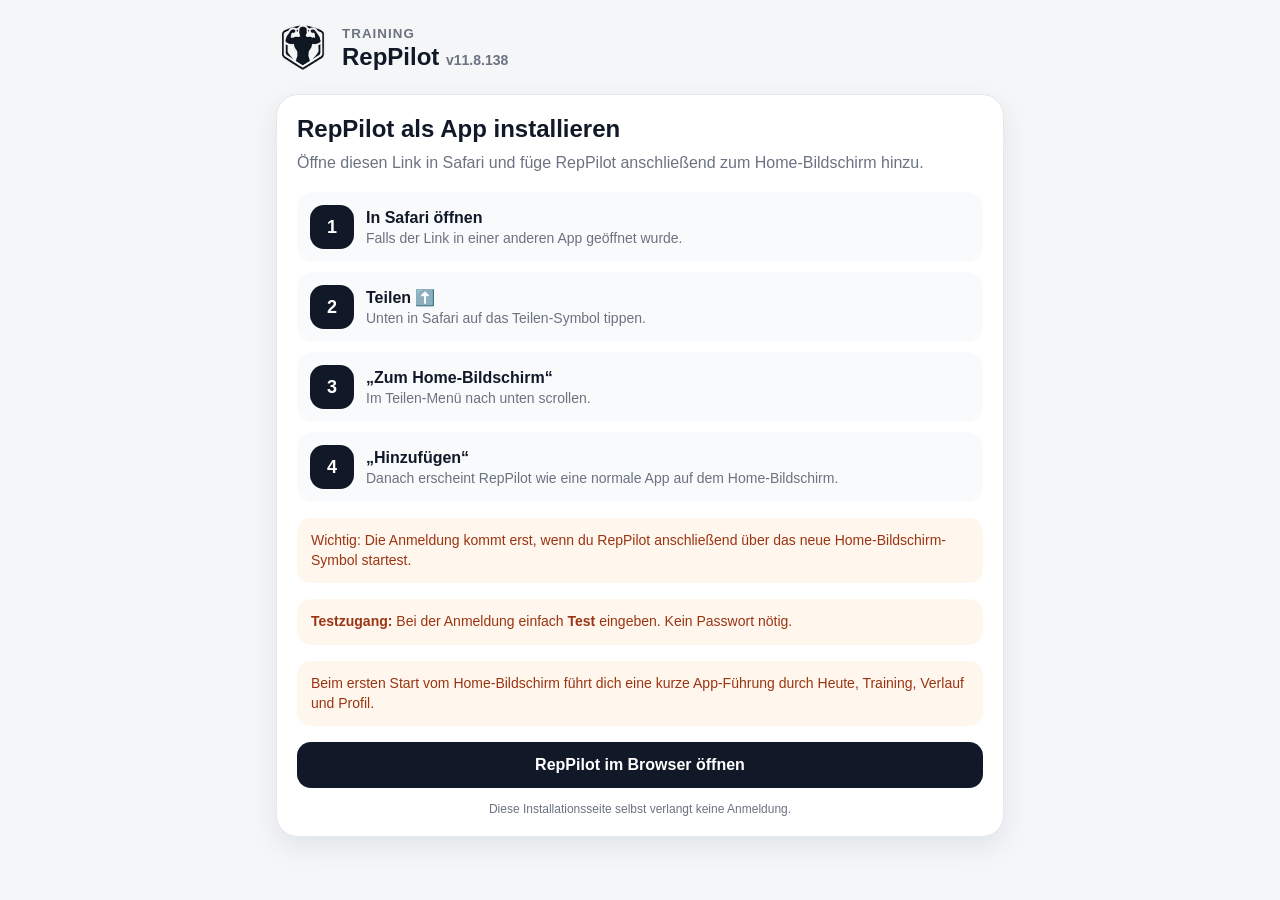
<file: install.html>
<!doctype html>
<html lang="de" data-app-version="11.8.138">
<head>
  <meta charset="utf-8">
  <meta name="viewport" content="width=device-width,initial-scale=1,viewport-fit=cover">
  <meta name="theme-color" content="#111827">
  <meta name="mobile-web-app-capable" content="yes">
  <meta name="apple-mobile-web-app-capable" content="yes">
  <meta name="apple-mobile-web-app-title" content="RepPilot">
  <meta name="apple-mobile-web-app-status-bar-style" content="default">
  <link rel="manifest" href="manifest.json?v=11.8.138">
  <link rel="apple-touch-icon" href="icon-192.png?v=11.8.138">
  <link rel="icon" type="image/png" sizes="192x192" href="icon-192.png?v=11.8.138">
  <title>RepPilot installieren</title>
  <style>
    :root{color-scheme:light;font-family:-apple-system,BlinkMacSystemFont,"Segoe UI",sans-serif}
    *{box-sizing:border-box}
    body{margin:0;background:#f4f6f8;color:#111827;min-height:100vh}
    header{padding:22px 18px 10px;max-width:760px;margin:0 auto}
    .brand{display:flex;align-items:center;gap:12px}
    .brand img{width:52px;height:52px;object-fit:contain}
    .brand small{display:block;color:#6b7280;font-weight:700;letter-spacing:.08em}
    .brand h1{font-size:24px;margin:2px 0 0}
    .brand h1 span{font-size:14px;color:#6b7280;font-weight:700}
    main{max-width:760px;margin:0 auto;padding:10px 16px 32px}
    .card{background:#fff;border:1px solid #e5e7eb;border-radius:22px;padding:20px;box-shadow:0 10px 28px rgba(17,24,39,.08)}
    h2{font-size:24px;margin:0 0 8px}
    .intro{margin:0 0 18px;color:#6b7280;line-height:1.45}
    .steps{display:grid;gap:10px}
    .step{display:grid;grid-template-columns:44px 1fr;gap:12px;align-items:center;background:#f8fafc;border-radius:16px;padding:13px}
    .num{width:44px;height:44px;border-radius:14px;background:#111827;color:#fff;display:grid;place-items:center;font-weight:800;font-size:18px}
    .step strong{display:block;font-size:16px}
    .step span{display:block;color:#6b7280;font-size:14px;margin-top:3px}
    .note{margin:16px 0 0;padding:13px 14px;background:#fff7ed;border-radius:14px;color:#9a3412;font-size:14px;line-height:1.4}
    .open{display:block;margin-top:16px;width:100%;border:0;border-radius:14px;background:#111827;color:#fff;text-align:center;text-decoration:none;font-weight:800;padding:14px 16px}
    .hint{text-align:center;color:#6b7280;font-size:12px;margin:14px 0 0}
  </style>
</head>
<body>
  <header>
    <div class="brand">
      <img src="reppilot-logo-old-stable.png?v=11.8.27" alt="RepPilot Logo">
      <div><small>TRAINING</small><h1>RepPilot <span>v11.8.138</span></h1></div>
    </div>
  </header>
  <main>
    <section class="card" aria-label="RepPilot installieren">
      <h2>RepPilot als App installieren</h2>
      <p class="intro">Öffne diesen Link in Safari und füge RepPilot anschließend zum Home-Bildschirm hinzu.</p>
      <div class="steps">
        <div class="step"><div class="num">1</div><div><strong>In Safari öffnen</strong><span>Falls der Link in einer anderen App geöffnet wurde.</span></div></div>
        <div class="step"><div class="num">2</div><div><strong>Teilen ⬆️</strong><span>Unten in Safari auf das Teilen-Symbol tippen.</span></div></div>
        <div class="step"><div class="num">3</div><div><strong>„Zum Home-Bildschirm“</strong><span>Im Teilen-Menü nach unten scrollen.</span></div></div>
        <div class="step"><div class="num">4</div><div><strong>„Hinzufügen“</strong><span>Danach erscheint RepPilot wie eine normale App auf dem Home-Bildschirm.</span></div></div>
      </div>
      <p class="note">Wichtig: Die Anmeldung kommt erst, wenn du RepPilot anschließend über das neue Home-Bildschirm-Symbol startest.</p><p class="note"><strong>Testzugang:</strong> Bei der Anmeldung einfach <strong>Test</strong> eingeben. Kein Passwort nötig.</p><p class="note">Beim ersten Start vom Home-Bildschirm führt dich eine kurze App-Führung durch Heute, Training, Verlauf und Profil.</p>
      <a class="open" href="./?launch=v11.8.138">RepPilot im Browser öffnen</a>
      <p class="hint">Diese Installationsseite selbst verlangt keine Anmeldung.</p>
    </section>
  </main>
  <script>
    (() => {
      const standalone = window.matchMedia && window.matchMedia('(display-mode: standalone)').matches;
      const iosStandalone = window.navigator.standalone === true;
      if (standalone || iosStandalone) {
        window.location.replace('./?launch=v11.8.138');
        return;
      }
      if ('serviceWorker' in navigator) {
        navigator.serviceWorker.register('./sw.js?v=11.8.138').catch(() => {});
      }
    })();
  </script>
</body>
</html>
</file>
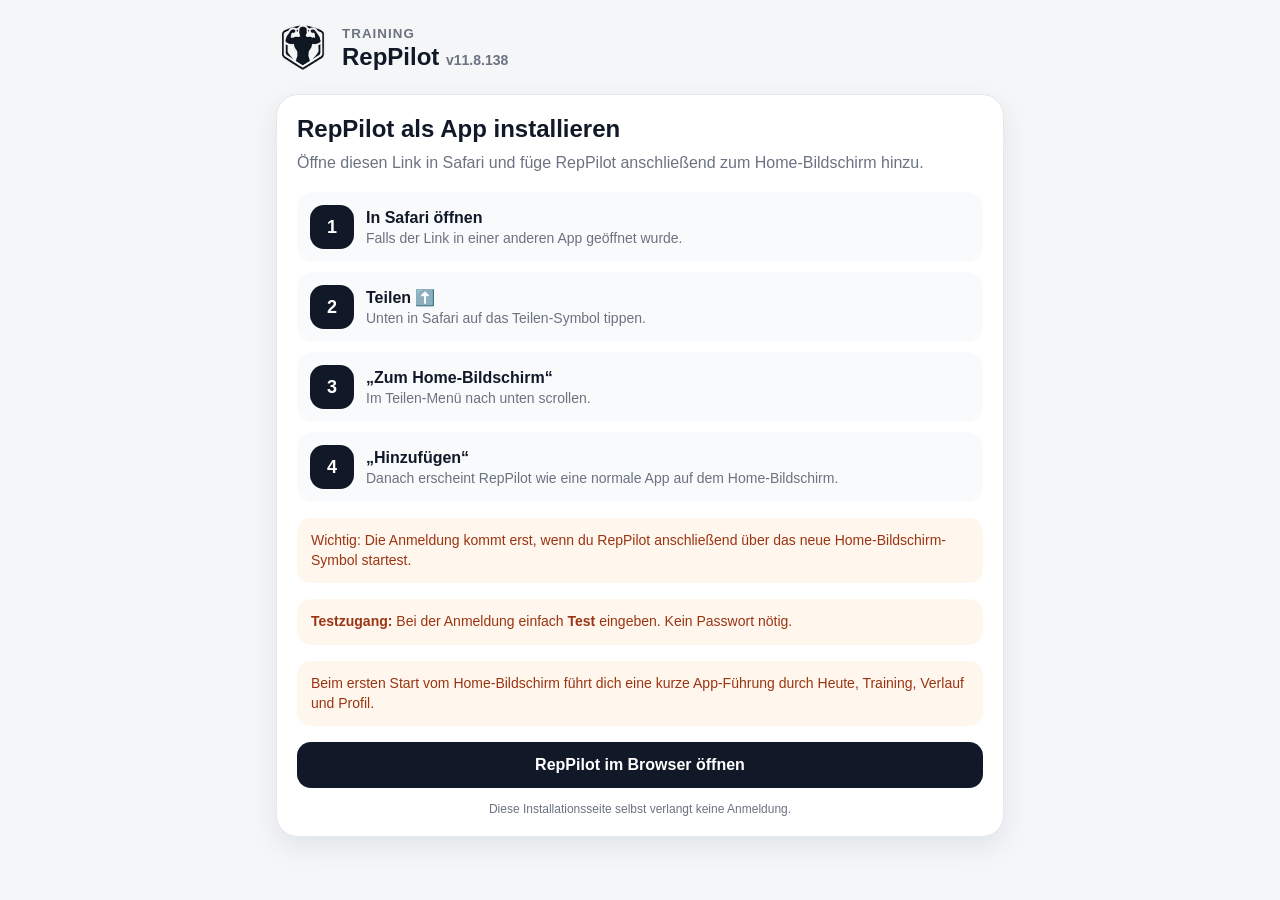
<file: update89.html>
<!doctype html>
<html lang="de">
<head>
<meta charset="utf-8">
<meta name="viewport" content="width=device-width,initial-scale=1,viewport-fit=cover">
<meta name="theme-color" content="#111827">
<title>RepPilot Update</title>
<style>
  *{box-sizing:border-box}
  body{margin:0;min-height:100dvh;display:grid;place-items:center;padding:24px;background:#f3f4f6;color:#111827;font-family:-apple-system,BlinkMacSystemFont,"Segoe UI",sans-serif}
  main{width:min(100%,420px);background:#fff;border:1px solid #e5e7eb;border-radius:22px;padding:24px;text-align:center}
  h1{margin:0 0 8px;font-size:28px}
  p{margin:8px 0;color:#6b7280;line-height:1.45}
  strong{display:block;margin-top:16px}
  button{width:100%;margin-top:18px;border:0;border-radius:14px;padding:14px 16px;background:#111827;color:#fff;font:inherit;font-weight:800}
</style>
</head>
<body>
<main>
  <h1>RepPilot v11.8.89</h1>
  <p id="status">Alter 88er App-Cache wird entfernt. Deine Trainingsdaten bleiben erhalten.</p>
  <strong id="step">Update wird vorbereitet…</strong>
  <button id="retry" type="button" hidden>Erneut versuchen</button>
</main>
<script>
(()=>{
  const status=document.getElementById("status");
  const step=document.getElementById("step");
  const retry=document.getElementById("retry");
  const BUILD="11.8.89.2";

  async function rescue(){
    retry.hidden=true;
    try{
      step.textContent="Service Worker wird zurückgesetzt…";
      if("serviceWorker" in navigator){
        const regs=await navigator.serviceWorker.getRegistrations();
        await Promise.allSettled(regs.filter(reg=>{
          try{return new URL(reg.scope).pathname.startsWith("/RepPilot/")}catch{return false}
        }).map(reg=>reg.unregister()));
      }

      step.textContent="RepPilot-Cache wird geleert…";
      if("caches" in window){
        const keys=await caches.keys();
        await Promise.allSettled(keys.filter(k=>k.startsWith("reppilot-")).map(k=>caches.delete(k)));
      }

      step.textContent="v11.8.89 wird frisch geladen…";
      const u=new URL("./install.html",location.href);
      u.searchParams.set("rpv",BUILD);
      u.searchParams.set("rescue",String(Date.now()));
      setTimeout(()=>location.replace(u.toString()),250);
    }catch(error){
      status.textContent="Der automatische Reset konnte nicht abgeschlossen werden.";
      step.textContent="Bitte erneut versuchen.";
      retry.hidden=false;
    }
  }
  retry.addEventListener("click",rescue);
  rescue();
})();
</script>
</body>
</html>
</file>
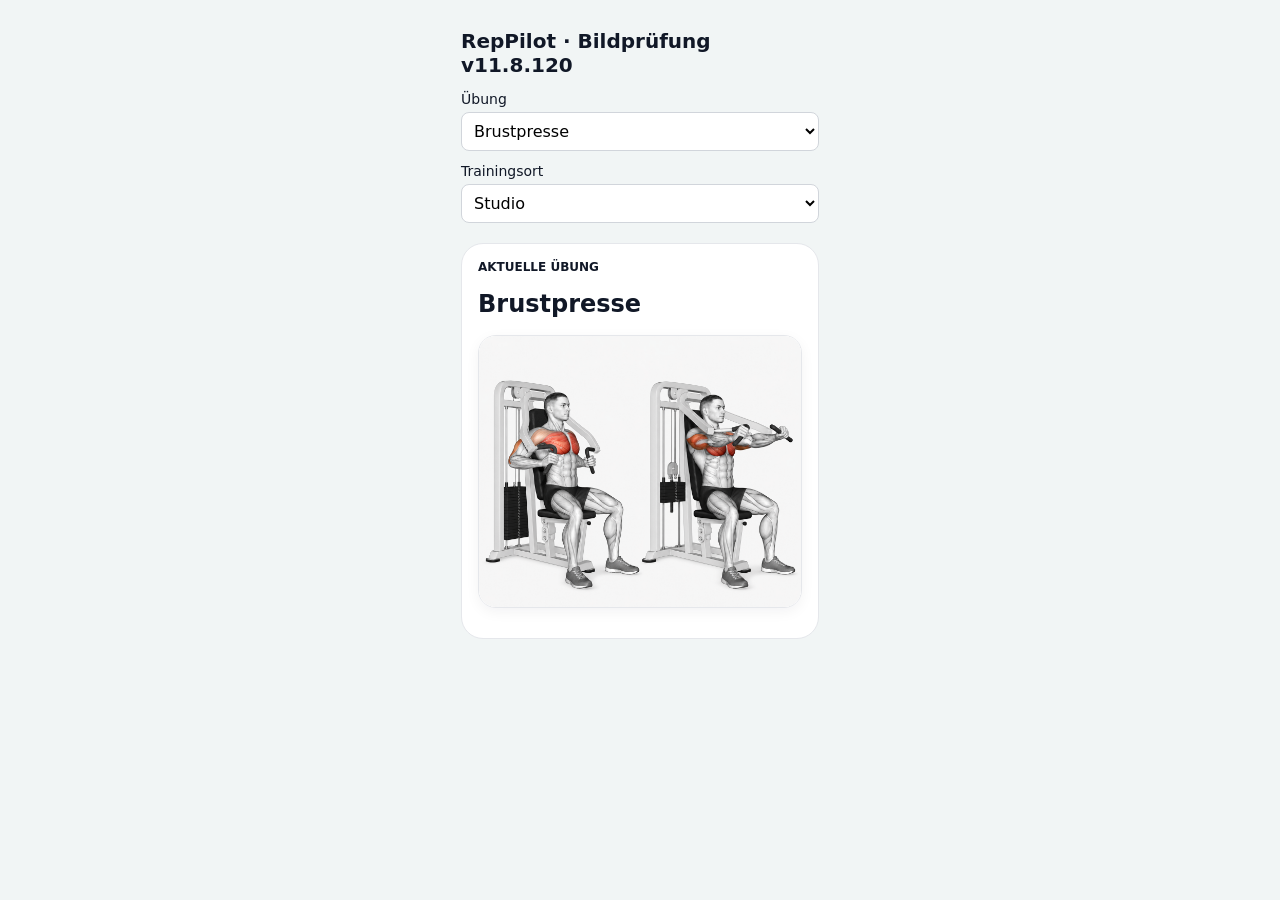
<file: tests/fixtures/exercise-images.html>
<!doctype html>
<html lang="de">
<head>
  <meta charset="utf-8">
  <meta name="viewport" content="width=device-width,initial-scale=1">
  <base href="../../">
  <title>RepPilot – Bildprüfung</title>
  <style>
    *{box-sizing:border-box}body{margin:0;background:#f1f5f5;color:#111827;font-family:system-ui,sans-serif}
    main{width:100%;max-width:390px;padding:16px;margin:auto}label{display:block;font-size:14px;margin:12px 0 5px}
    select{width:100%;font:inherit;padding:8px;border:1px solid #d1d5db;border-radius:8px;background:white}
    #setPanel{padding:16px;background:white;border:1px solid #e5e7eb;border-radius:22px;margin-top:20px}
    h1{font-size:20px}h2{font-size:24px;line-height:1.2;margin:16px 0}.eyebrow{font-size:12px;font-weight:600}
  </style>
</head>
<body><main>
  <h1>RepPilot · Bildprüfung v11.8.120</h1>
  <label for="exerciseChoice">Übung</label><select id="exerciseChoice"></select>
  <label for="workoutChoice">Trainingsort</label><select id="workoutChoice"><option value="push">Studio</option><option value="home-b">Home</option></select>
  <section id="setPanel"><div class="eyebrow">AKTUELLE ÜBUNG</div><div class="exercise-title"><h2 id="exerciseName">Brustpresse</h2></div></section>
</main>
<script>let active={id:"push"};</script>
<script src="exercise-images-feature.js?v=11.8.120"></script>
<script>
  const exerciseChoice=document.getElementById("exerciseChoice");
  Object.keys(RepPilotExerciseImages.map).forEach(name=>{const option=document.createElement("option");option.value=name;option.textContent=name;exerciseChoice.appendChild(option);});
  exerciseChoice.value="Brustpresse";
  function selectExercise(){active.id=document.getElementById("workoutChoice").value;document.getElementById("exerciseName").textContent=exerciseChoice.value;RepPilotExerciseImages.refresh();}
  exerciseChoice.addEventListener("change",selectExercise);document.getElementById("workoutChoice").addEventListener("change",selectExercise);
</script>
</body></html>
</file>
